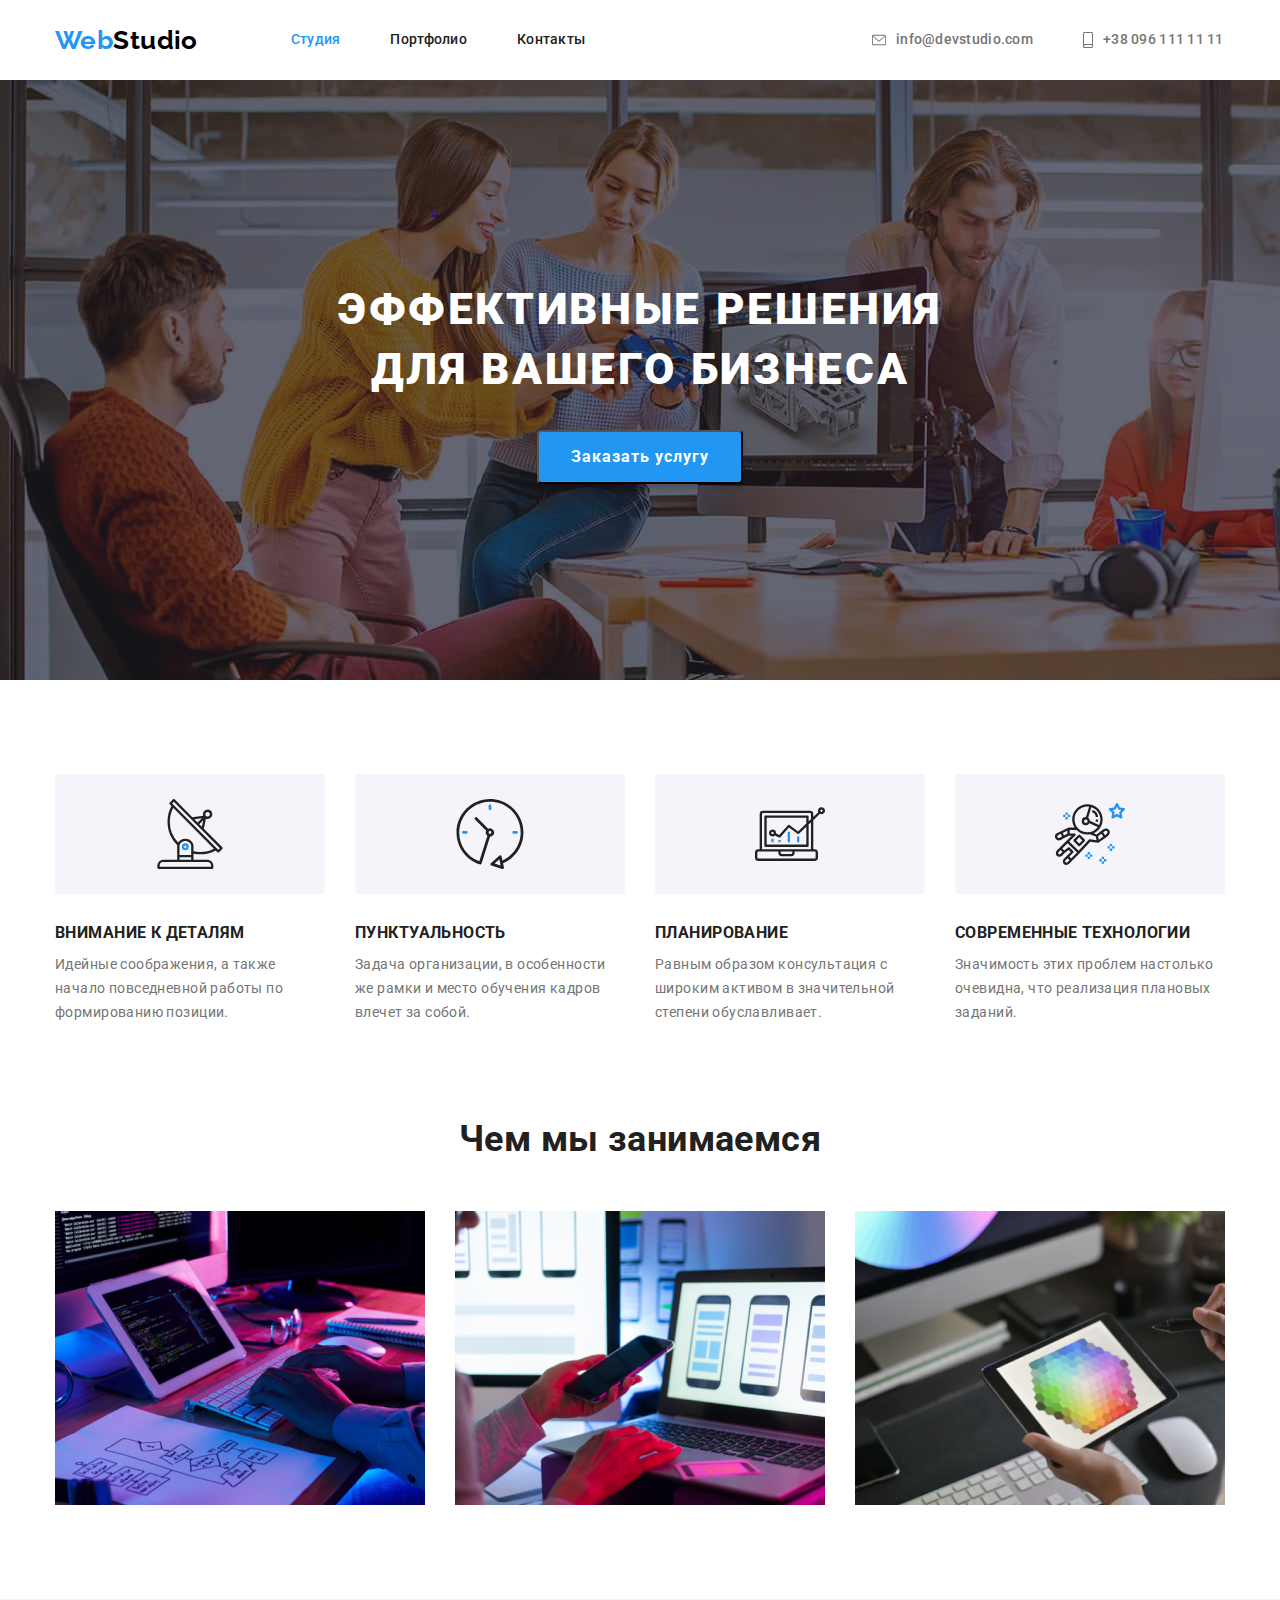
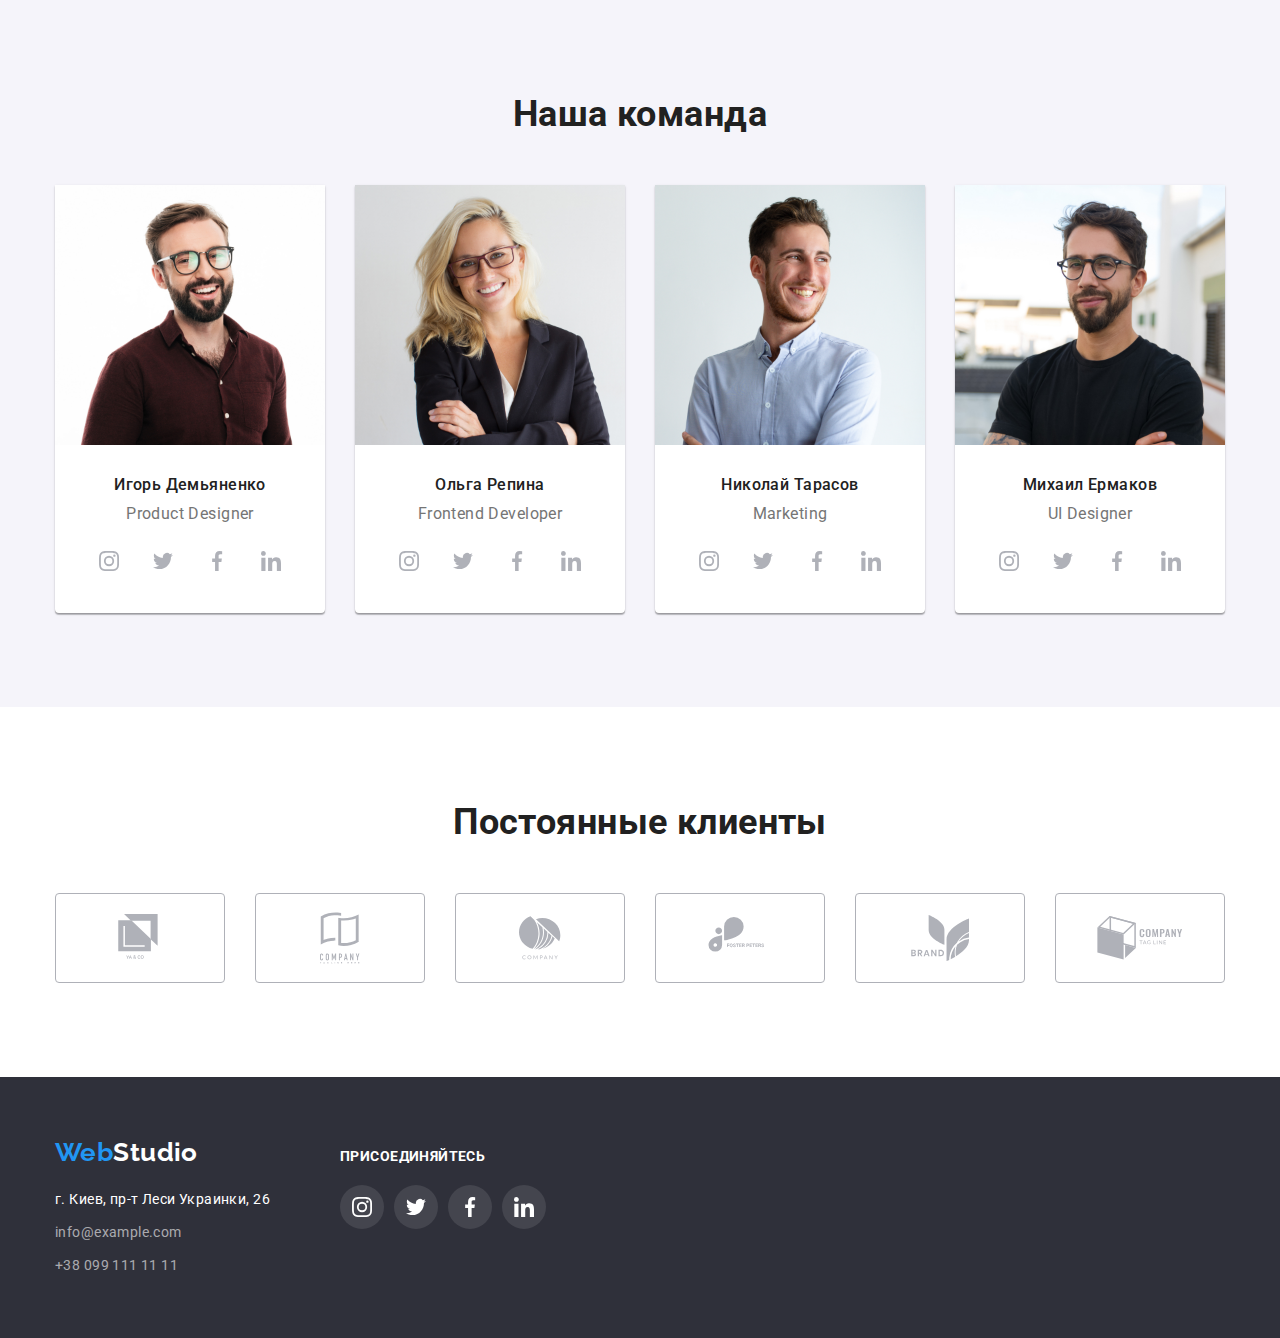
<file: index.html>
<!DOCTYPE html>
<html lang="ru">

<head>
    <meta charset="UTF-8">
    <meta name="viewport" content="width=device-width, initial-scale=1.0">
    <title>Web Studio</title>
    <link rel="preconnect" href="https://fonts.gstatic.com">
    <link
        href="https://fonts.googleapis.com/css2?family=Raleway:wght@700&family=Roboto:wght@400;500;700;900&display=swap"
        rel="stylesheet">
    <link rel="stylesheet"
        href="https://cdnjs.cloudflare.com/ajax/libs/modern-normalize/1.0.0/modern-normalize.min.css" />
    <link rel="stylesheet" href="./css/styles.css">
</head>

<body>
    <!--Шапка сайта-->
    <header>
        <div class="container header">
            <nav class="main-nav">
                <a href="./index.html" class="logo">
                    <span class="logo-web">Web</span><span class="logo-studio-header">Studio</span>
                </a>
                <ul class="site-nav list">
                    <li class="item"><a href="./index.html" class="link current">Студия</a></li>
                    <li class="item"><a href="./portfolio.html" class="link">Портфолио</a></li>
                    <li class="item"><a href="" class="link">Контакты</a></li>
                </ul>
            </nav>
            <address>
                <ul class="contacts list">
                    <li class="item mail">
                        <a href="mailto:info@devstudio.com" class="contact">
                            <svg class="icon-envelope" width="16" height="12">
                                <use href="./images/svg/sprite.svg#icon-envelope"></use>
                            </svg>
                            <span>info@devstudio.com</span>
                        </a>
                    </li>
                    <li class="item tel">
                        <a href="tel:+380961111111" class="contact">
                            <svg class="icon-smartphone" width="10" height="16">
                                <use href="./images/svg/sprite.svg#icon-smartphone"></use>
                            </svg>
                            <span>+38 096 111 11 11</span>
                        </a>
                    </li>
                </ul>
            </address>
        </div>
    </header>

    <main>
        <!--Герой-->
        <section class="hero">
            <div class="overlay">
                <div class="container-header">
                    <h1 class="hero-title">Эффективные решения для вашего бизнеса</h1>
                    <button type="button" class="hero-button">Заказать услугу</button>
                </div>
            </div>
        </section>


        <!--Подразумевается заголовок h2 Преимущества-->
        <section class="section-features">
            <div class="container">
                <h2 class="visually-hidden section-title">Преимущества</h2>
                <ul class="feature-list list">
                    <li class="item">
                        <div class="icons-features">
                            <svg class="icon-feature" width="70" height="70">
                                <use href="./images/svg/sprite.svg#icon-antenna"></use>
                            </svg>
                        </div>
                        <h3 class="title">Внимание к деталям</h3>
                        <p>
                            Идейные соображения, а также начало повседневной работы по формированию позиции.
                        </p>
                    </li>
                    <li class="item">
                        <div class="icons-features">
                            <svg class="icon-feature" width="70" height="70">
                                <use href="./images/svg/sprite.svg#icon-clock"></use>
                            </svg>
                        </div>
                        <h3 class="title">Пунктуальность</h3>
                        <p>
                            Задача организации, в особенности же рамки и место обучения кадров влечет за собой.
                        </p>
                    </li>
                    <li class="item">
                        <div class="icons-features">
                            <svg class="icon-feature" width="70" height="70">
                                <use href="./images/svg/sprite.svg#icon-diagram"></use>
                            </svg>
                        </div>
                        <h3 class="title">Планирование</h3>
                        <p>
                            Равным образом консультация с широким активом в значительной степени обуславливает.
                        </p>
                    </li>
                    <li class="item">
                        <div class="icons-features">
                            <svg class="icon-feature" width="70" height="70">
                                <use href="./images/svg/sprite.svg#icon-astronaut"></use>
                            </svg>
                        </div>
                        <h3 class="title">Современные технологии</h3>
                        <p>
                            Значимость этих проблем настолько очевидна, что реализация плановых заданий.
                        </p>
                    </li>
                </ul>
            </div>
        </section>

        <!--Чем занимаемся-->
        <section class="section-work">
            <div class="container">
                <h2 class="section-title">Чем мы занимаемся</h2>
                <ul class="work-list list">
                    <li class="item">
                        <img src="./images/img1.jpg" alt="Macbook и клавиатура на столе" width="370" />
                    </li>
                    <li class="item">
                        <img src="./images/img2.jpg" alt="Смартфон и ноутбук" width="370" />
                    </li>
                    <li class="item">
                        <img src="./images/img3.jpg" alt="Выбор цвета на дисплее в Macbook" width="370" />
                    </li>
                </ul>
            </div>
        </section>

        <!--Команда-->
        <section class="section-team">
            <div class="container">
                <h2 class="section-title">Наша команда</h2>
                <ul class="team-list list">
                    <li class="item">
                        <img src="./images/photo1.jpg" alt="Фото дизайнера продукта" width="270" />
                        <h3 class="title">Игорь Демьяненко</h3>
                        <p>Product Designer</p>
                        <ul class="icon-list list">
                            <li class="item">
                                <a href="#" class="icon-link">
                                    <svg class="icon-network">
                                        <use href="./images/svg/sprite.svg#icon-instagram"></use>
                                    </svg>
                                </a>
                            </li>
                            <li class="item">
                                <a href="#" class="icon-link">
                                    <svg class="icon-network">
                                        <use href="./images/svg/sprite.svg#icon-twitter"></use>
                                    </svg>
                                </a>
                            </li>
                            <li class="item">
                                <a href="#" class="icon-link">
                                    <svg class="icon-network">
                                        <use href="./images/svg/sprite.svg#icon-facebook"></use>
                                    </svg>
                                </a>
                            </li>
                            <li class="item">
                                <a href="#" class="icon-link">
                                    <svg class="icon-network">
                                        <use href="./images/svg/sprite.svg#icon-linkedin"></use>
                                    </svg>
                                </a>
                            </li>
                        </ul>
                    </li>
                    <li class="item">
                        <img src="./images/photo2.jpg" alt="Фото разработчика" width="270" />
                        <h3 class="title">Ольга Репина</h3>
                        <p>Frontend Developer</p>
                        <ul class="icon-list list">
                            <li class="item">
                                <a href="#" class="icon-link">
                                    <svg class="icon-network">
                                        <use href="./images/svg/sprite.svg#icon-instagram"></use>
                                    </svg>
                                </a>
                            </li>
                            <li class="item">
                                <a href="#" class="icon-link">
                                    <svg class="icon-network">
                                        <use href="./images/svg/sprite.svg#icon-twitter"></use>
                                    </svg>
                                </a>
                            </li>
                            <li class="item">
                                <a href="#" class="icon-link">
                                    <svg class="icon-network">
                                        <use href="./images/svg/sprite.svg#icon-facebook"></use>
                                    </svg>
                                </a>
                            </li>
                            <li class="item">
                                <a href="#" class="icon-link">
                                    <svg class="icon-network">
                                        <use href="./images/svg/sprite.svg#icon-linkedin"></use>
                                    </svg>
                                </a>
                            </li>
                        </ul>
                    </li>
                    <li class="item">
                        <img src="./images/photo3.jpg" alt="Фото маркетолога" width="270" />
                        <h3 class="title">Николай Тарасов</h3>
                        <p>Marketing</p>
                        <ul class="icon-list list">
                            <li class="item">
                                <a href="#" class="icon-link">
                                    <svg class="icon-network">
                                        <use href="./images/svg/sprite.svg#icon-instagram"></use>
                                    </svg>
                                </a>
                            </li>
                            <li class="item">
                                <a href="#" class="icon-link">
                                    <svg class="icon-network">
                                        <use href="./images/svg/sprite.svg#icon-twitter"></use>
                                    </svg>
                                </a>
                            </li>
                            <li class="item">
                                <a href="#" class="icon-link">
                                    <svg class="icon-network">
                                        <use href="./images/svg/sprite.svg#icon-facebook"></use>
                                    </svg>
                                </a>
                            </li>
                            <li class="item">
                                <a href="#" class="icon-link">
                                    <svg class="icon-network">
                                        <use href="./images/svg/sprite.svg#icon-linkedin"></use>
                                    </svg>
                                </a>
                            </li>
                        </ul>
                    </li>
                    <li class="item">
                        <img src="./images/photo4.jpg" alt="Фото дизайнера" width="270" />
                        <h3 class="title">Михаил Ермаков</h3>
                        <p>UI Designer</p>
                        <ul class="icon-list list">
                            <li class="item">
                                <a href="#" class="icon-link">
                                    <svg class="icon-network">
                                        <use href="./images/svg/sprite.svg#icon-instagram"></use>
                                    </svg>
                                </a>
                            </li>
                            <li class="item">
                                <a href="#" class="icon-link">
                                    <svg class="icon-network">
                                        <use href="./images/svg/sprite.svg#icon-twitter"></use>
                                    </svg>
                                </a>
                            </li>
                            <li class="item">
                                <a href="#" class="icon-link">
                                    <svg class="icon-network">
                                        <use href="./images/svg/sprite.svg#icon-facebook"></use>
                                    </svg>
                                </a>
                            </li>
                            <li class="item">
                                <a href="#" class="icon-link">
                                    <svg class="icon-network">
                                        <use href="./images/svg/sprite.svg#icon-linkedin"></use>
                                    </svg>
                                </a>
                            </li>
                        </ul>
                    </li>
                </ul>
            </div>
        </section>

        <!-- Постоянные клиенты -->

        <section class="section-clients">
            <div class="container">
                <h2 class="section-title">Постоянные клиенты</h2>
                <ul class="clients-list list">
                    <li class="item">
                        <a href="#" class="client-link">
                            <svg class="client-logo" width="44" height="48">
                                <use href="./images/svg/sprite.svg#icon-logo-1"></use>
                            </svg>
                        </a>
                    </li>
                    <li class="item">
                        <a href="#" class="client-link">
                            <svg class="client-logo" width="40" height="52">
                                <use href="./images/svg/sprite.svg#icon-logo-2"></use>
                            </svg>
                        </a>
                    </li>
                    <li class="item">
                        <a href="#" class="client-link">
                            <svg class="client-logo" width="42" height="44">
                                <use href="./images/svg/sprite.svg#icon-logo-3"></use>
                            </svg>
                        </a>
                    </li>
                    <li class="item">
                        <a href="#" class="client-link">
                            <svg class="client-logo" width="80" height="42">
                                <use href="./images/svg/sprite.svg#icon-logo-4"></use>
                            </svg>
                        </a>
                    </li>
                    <li class="item">
                        <a href="#" class="client-link">
                            <svg class="client-logo" width="58" height="46">
                                <use href="./images/svg/sprite.svg#icon-logo-5"></use>
                            </svg>
                        </a>
                    </li>
                    <li class="item">
                        <a href="#" class="client-link">
                            <svg class="client-logo" width="88" height="44">
                                <use href="./images/svg/sprite.svg#icon-logo-6"></use>
                            </svg>
                        </a>
                    </li>

                </ul>
            </div>
        </section>
    </main>

    <!--Футер-->
    <footer>
        <div class="container footer">
            <div class="address-footer">
                <a href="/" class="logo">
                    <span class="logo-web">Web</span><span class="logo-studio-footer">Studio</span>
                </a>
                <address class="address">г. Киев, пр-т Леси Украинки, 26</address>
                <address>
                    <ul class="contacts-footer list">
                        <li class="item"><a href="mailto:info@example.com" class="contact-footer">info@example.com</a>
                        </li>
                        <li class="item"><a href="tel:+380991111111" class="contact-footer">+38 099 111 11 11</a></li>
                    </ul>
                </address>
            </div>

            <div class="accost">
                <p>Присоединяйтесь</p>
                <ul class="network-list-company list">
                    <li class="item">
                        <a href="#" class="network-link-company">
                            <svg class="icon-network-company">
                                <use href="./images/svg/sprite.svg#icon-instagram"></use>
                            </svg>
                        </a>
                    </li>
                    <li class="item">
                        <a href="#" class="network-link-company">
                            <svg class="icon-network-company">
                                <use href="./images/svg/sprite.svg#icon-twitter"></use>
                            </svg>
                        </a>
                    </li>
                    <li class="item">
                        <a href="#" class="network-link-company">
                            <svg class="icon-network-company">
                                <use href="./images/svg/sprite.svg#icon-facebook"></use>
                            </svg>
                        </a>
                    </li>
                    <li class="item">
                        <a href="#" class="network-link-company">
                            <svg class="icon-network-company">
                                <use href="./images/svg/sprite.svg#icon-linkedin"></use>
                            </svg>
                        </a>
                    </li>
                </ul>
            </div>
        </div>
    </footer>

</body>

</html>
</file>
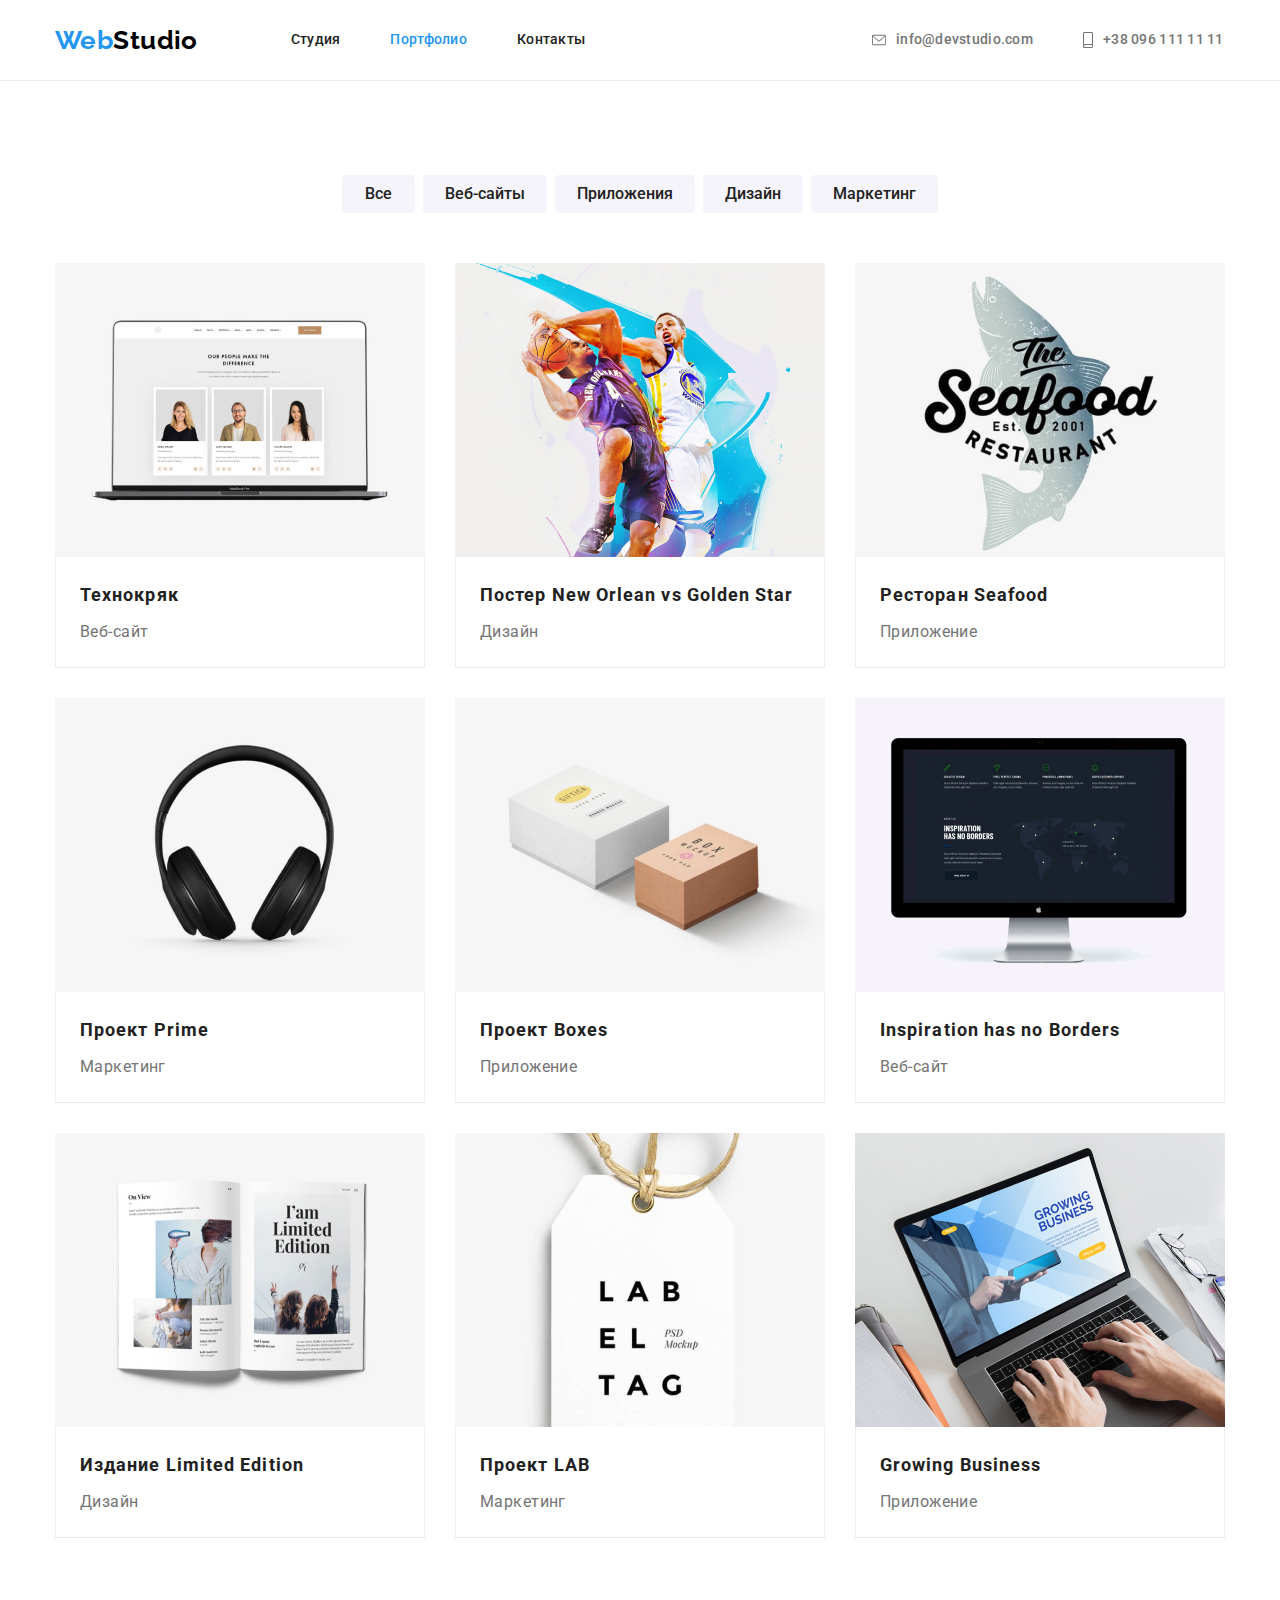
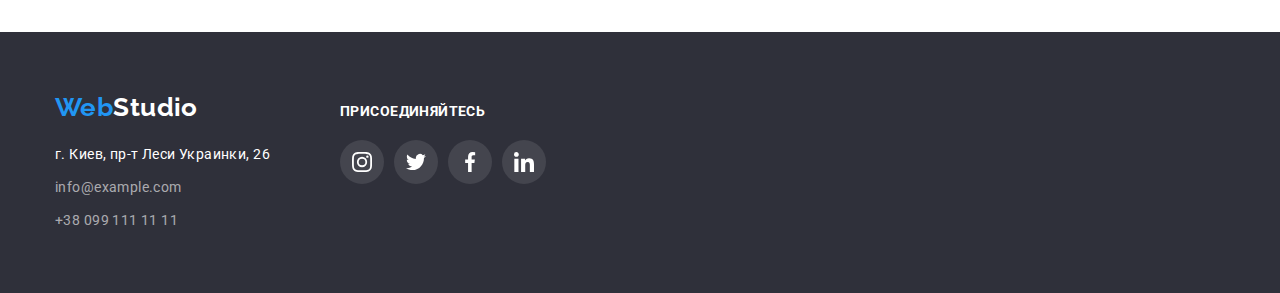
<file: portfolio.html>
<!DOCTYPE html>
<html lang="ru">

<head>
    <meta charset="UTF-8">
    <meta name="viewport" content="width=device-width, initial-scale=1.0">
    <title>Web Studio</title>
    <link rel="preconnect" href="https://fonts.gstatic.com">
    <link
        href="https://fonts.googleapis.com/css2?family=Raleway:wght@700&family=Roboto:wght@400;500;700;900&display=swap"
        rel="stylesheet">
    <link rel="stylesheet"
        href="https://cdnjs.cloudflare.com/ajax/libs/modern-normalize/1.0.0/modern-normalize.min.css" />
    <link rel="stylesheet" href="./css/styles.css">
</head>

<body>
    <!--Шапка сайта-->
    <header class="border-header">
        <div class="container header">
            <nav class="main-nav">
                <a href="./index.html" class="logo">
                    <span class="logo-web">Web</span><span class="logo-studio-header">Studio</span>
                </a>
                <ul class="site-nav list">
                    <li class="item"><a href="./index.html" class="link">Студия</a></li>
                    <li class="item"><a href="./portfolio.html" class="link current">Портфолио</a></li>
                    <li class="item"><a href="" class="link">Контакты</a></li>
                </ul>
            </nav>
            <address>
                <ul class="contacts list">
                    <li class="item mail">
                        <a href="mailto:info@devstudio.com" class="contact">
                            <svg class="icon-envelope" width="16" height="12">
                                <use href="./images/svg/sprite.svg#icon-envelope"></use>
                            </svg>
                            <span>info@devstudio.com</span>
                        </a>
                    </li>
                    <li class="item tel">
                        <a href="tel:+380961111111" class="contact">
                            <svg class="icon-smartphone" width="10" height="16">
                                <use href="./images/svg/sprite.svg#icon-smartphone"></use>
                            </svg>
                            <span>+38 096 111 11 11</span>
                        </a>
                    </li>
                </ul>
            </address>
        </div>
    </header>

    <main>
        <section class="section-projects">
            <h1 class="hero-title visually-hidden">Портфолио</h1>
            <div class="container projects">
                <h2 class="visually-hidden section-title">Наши проекты</h2>
                <ul class="project-button-list list">
                    <li class="item"><button type="button" class="project-button">Все</button></li>
                    <li class="item"><button type="button" class="project-button">Веб-сайты</button></li>
                    <li class="item"><button type="button" class="project-button">Приложения</button></li>
                    <li class="item"><button type="button" class="project-button">Дизайн</button></li>
                    <li class="item"><button type="button" class="project-button">Маркетинг</button></li>
                </ul>
                <ul class="project-list list">
                    <li class="project">
                        <a href="#">
                            <img src="./images/portfolio/website-1.jpg"
                                alt="Ноутбук с открытой страницой сайта с карточками сотрудников" width="370">
                            <div class="card-content">
                                <h3 class="title">Технокряк</h3>
                                <p>Веб-сайт</p>
                            </div>
                        </a>
                    </li>
                    <li class="project">
                        <a href="#">
                            <img src="./images/portfolio/design-1.jpg"
                                alt="Двое мужчин, играющих в баскетбол за разные команды, борятся за мяч" width="370">
                            <div class="card-content">
                                <h3 class="title">Постер New Orlean vs Golden Star</h3>
                                <p>Дизайн</p>
                            </div>
                        </a>
                    </li>
                    <li class="project">
                        <a href="#">
                            <img src="./images/portfolio/application-1.jpg" alt="Полупрозрачная рыба на фоне надписи"
                                width="370">
                            <div class="card-content">
                                <h3 class="title">Ресторан Seafood</h3>
                                <p>Приложение</p>
                            </div>
                        </a>
                    </li>
                    <li class="project">
                        <a href="#">
                            <img src="./images/portfolio/marketing-1.jpg" alt="Большие наушники" width="370">
                            <div class="card-content">
                                <h3 class="title">Проект Prime</h3>
                                <p>Маркетинг</p>
                            </div>
                        </a>
                    </li>
                    <li class="project">
                        <a href="#">
                            <img src="./images/portfolio/application-2.jpg" alt="Две коробки - большая и маленькая"
                                width="370">
                            <div class="card-content">
                                <h3 class="title">Проект Boxes</h3>
                                <p>Приложение</p>
                            </div>
                        </a>
                    </li>
                    <li class="project">
                        <a href="#">
                            <img src="./images/portfolio/website-2.jpg"
                                alt="Компьютер с открытой страницой сайта с изображением карты" width="370">
                            <div class="card-content">
                                <h3 class="title">Inspiration has no Borders</h3>
                                <p>Веб-сайт</p>
                            </div>
                        </a>
                    </li>
                    <li class="project">
                        <a href="#">
                            <img src="./images/portfolio/design-2.jpg"
                                alt="Открытая книга с изображениями женщин надписью ограниченный выпуск" width="370">
                            <div class="card-content">
                                <h3 class="title">Издание Limited Edition</h3>
                                <p>Дизайн</p>
                            </div>
                        </a>
                    </li>
                    <li class="project">
                        <a href="#">
                            <img src="./images/portfolio/marketing-2.jpg" alt="Бирка з надписью Lab el tag в PSD макете"
                                width="370">
                            <div class="card-content">
                                <h3 class="title">Проект LAB</h3>
                                <p>Маркетинг</p>
                            </div>
                        </a>
                    </li>
                    <li class="project">
                        <a href="#">
                            <img src="./images/portfolio/application-3.jpg"
                                alt="Мужские руки нажимают на кнопки клавиатуры в нотбуке, в котором открыта страница с изображением мужчины с телефоном"
                                width="370">
                            <div class="card-content">
                                <h3 class="title">Growing Business</h3>
                                <p>Приложение</p>
                            </div>
                        </a>
                    </li>
                </ul>
            </div>
        </section>
    </main>

    <!--Футер-->
    <footer>
        <div class="container footer">
            <div class="address-footer">
                <a href="/" class="logo">
                    <span class="logo-web">Web</span><span class="logo-studio-footer">Studio</span>
                </a>
                <address class="address">г. Киев, пр-т Леси Украинки, 26</address>
                <address>
                    <ul class="contacts-footer list">
                        <li class="item"><a href="mailto:info@example.com" class="contact-footer">info@example.com</a>
                        </li>
                        <li class="item"><a href="tel:+380991111111" class="contact-footer">+38 099 111 11 11</a></li>
                    </ul>
                </address>
            </div>

            <div class="accost">
                <p>Присоединяйтесь</p>
                <ul class="network-list-company list">
                    <li class="item">
                        <a href="#" class="network-link-company">
                            <svg class="icon-network-company">
                                <use href="./images/svg/sprite.svg#icon-instagram"></use>
                            </svg>
                        </a>
                    </li>
                    <li class="item">
                        <a href="#" class="network-link-company">
                            <svg class="icon-network-company">
                                <use href="./images/svg/sprite.svg#icon-twitter"></use>
                            </svg>
                        </a>
                    </li>
                    <li class="item">
                        <a href="#" class="network-link-company">
                            <svg class="icon-network-company">
                                <use href="./images/svg/sprite.svg#icon-facebook"></use>
                            </svg>
                        </a>
                    </li>
                    <li class="item">
                        <a href="#" class="network-link-company">
                            <svg class="icon-network-company">
                                <use href="./images/svg/sprite.svg#icon-linkedin"></use>
                            </svg>
                        </a>
                    </li>
                </ul>

            </div>
        </div>
    </footer>

</body>
</html>
</file>
<file: css/styles.css>
/*цвет основного текста - заголовков #212121*/
/*цвет вторичного текста - параграфов и контактов #757575*/
/*цвет контактов в футере rgba(255, 255, 255, 0.6)*/
/*цвет-акцент - при ховере и цвет лого #2196F3 #000000*/
/*цвет фона основной #FFFFFF*/
/*цвет фона вторичный #F5F4FA*/
/*цвет фона футера #2F303A*/
/*цвет фона секции з заголовком h1 #2F303A*/

:root {
  --primary-text-color: #757575;
  --title-text-color: #212121;
  --accent-color: #2196f3;
  --primary-white-color: #ffffff;
  --black-color: #000000;
  --text-footer: rgba(255, 255, 255, 0.6);
  --secondary-bg-color: #f5f4fa;
  --primary-fill-color: #afb1b8;
  --footer-bg-color: #2f303a;
  --network-bg-color: rgba(255, 255, 255, 0.1);
  --main-font: roboto, sans-serif;
  --secondary-font: raleway, sans-serif;
  --main-font-size: 14px;
  --logo-font-size: 26px;
  --hero-font-size: 44px;
  --button-team-project-font-size: 16px;
  --htitle-font-size: 36px;
  --title-project-font-size: 18px;
  --primary-font-weight: 400;
  --secondary-font-weight: 500;
  --title-font-weight: 700;
  --hero-title-font-weight: 900;
  --border-project-color: #eeeeee;
}

body {
  background-color: var(--primary-white-color);
  color: var(--primary-text-color);

  font-family: var(--main-font);
  font-size: var(--main-font-size);
  line-height: 1.71;
  letter-spacing: 0.03em;
}

.list {
  padding: 0;
  margin: 0;

  list-style: none;
  font-style: normal;
}

.container {
  margin-left: auto;
  margin-right: auto;
  padding-left: 15px;
  padding-right: 15px;

  width: 1200px;
  
}

/* Site nav */

.border-header {
  border-bottom: 1px solid #ececec;
}

.logo-web {
  color: var(--accent-color);
}

.logo-studio-header {
  color: var(--black-color);
}

.logo {
  text-decoration: none;

  font-family: var(--secondary-font);
  font-weight: var(--title-font-weight);
  font-size: var(--logo-font-size);
  line-height: 1.19;
}

.container.header {
  display: flex;
  align-items: center;
}

.main-nav {
  display: flex;
  align-items: center;
}

.site-nav {
  display: flex;
  margin-left: 93px;
}

.site-nav .item + .item {
  margin-left: 50px;
}

.contacts {
  display: flex;
}

.contacts .item + .item {
  margin-left: 50px;
}

.header address {
  margin-left: auto;
}

.site-nav .link,
.contacts .contact {
  display: block;
  padding-top: 32px;
  padding-bottom: 32px;

  text-decoration: none;

  font-weight: var(--secondary-font-weight);
  line-height: 1.14;
  letter-spacing: 0.02em;
}

.site-nav .link.current {
  color: var(--accent-color);
  text-decoration: none;
}

.site-nav .link {
  color: var(--title-text-color);
}

.contacts .item.mail {
  width: 161px;
}

.contacts .item.tel {
  width: 142px;
}

.contacts .contact {
  display: flex;
  align-items: center;
  border: none;
  width: 100%;

  color: var(--primary-text-color);
}

.icon-envelope {
  margin-right: 10px;
  width: 16px;
  height: 12px;
  fill: currentColor;
}

.site-nav .link:hover,
.site-nav .link:focus,
.contacts .contact:hover,
.contacts .contact:focus {
  color: var(--accent-color);
}

.icon-smartphone {
  margin-right: 10px;
  width: 10px;
  height: 16px;
  fill: currentColor;
}

/* Hero */

/* временно с фоном для наглядности */

.hero {
  padding-top: 0;
  padding-bottom: 0;
  text-align: center;
}

.overlay {
  margin-left: auto;
  margin-right: auto;
  max-width: 1600px;
  height: 600px;
  background-image: linear-gradient(
      to right,
      rgba(47, 48, 58, 0.4),
      rgba(47, 48, 58, 0.4)
    ),
    url('../images/hero.jpg');
  background-size: cover;
  background-repeat: no-repeat;
  background-color: #2f303a;
}

.container-header {
  margin-left: auto;
  margin-right: auto;
  padding-top: 200px;
  width: 696px;
}

.hero-title {
  margin-top: 0;
  margin-bottom: 30px;

  color: var(--primary-white-color);

  font-weight: var(--hero-title-font-weight);
  font-size: var(--hero-font-size);
  line-height: 1.36;
  letter-spacing: 0.06em;
  text-transform: uppercase;
}

/* Hero Button */

.hero-button {
  display: inline-block;
  padding: 10px 32px;

  min-width: 200px;
  min-height: 50px;

  color: var(--primary-white-color);
  background-color: var(--accent-color);

  font-family: inherit;
  font-weight: var(--title-font-weight);
  font-size: var(--button-team-project-font-size);
  line-height: 1.87;
  letter-spacing: 0.06em;
  text-align: center;
  cursor: pointer;

  border-radius: 4px;
  box-shadow: 0px 4px 4px rgba(0, 0, 0, 0.15);
}

/* Sections */

section {
  padding-top: 94px;
  padding-bottom: 94px;
}

/* Section features */

.visually-hidden {
  position: absolute;
  clip: rect(0 0 0 0);
  width: 1px;
  height: 1px;
  margin: -1px;
}

.feature-list {
  display: flex;
  justify-content: space-between;
}

.feature-list .item {
  width: calc((100% - 90px) / 4);
  margin-right: 30px;
}

.feature-list .item:nth-child(4) {
  margin-right: 0;
}

.title {
  color: var(--title-text-color);
}

.feature-list .title {
  margin-top: 0;
  margin-bottom: 10px;

  font-weight: var(--title-font-weight);
  line-height: 1.14;
  text-transform: uppercase;
}

.feature-list p,
.team-list p {
  margin-top: 0;
  margin-bottom: 0px;

  font-weight: var(--primary-font-weight);
}

.icons-features {
  display: flex;
  justify-content: center;
  align-items: center;
  margin-bottom: 30px;

  height: 120px;

  border-radius: 4px;
  background-color: var(--secondary-bg-color);
}

/* Section works */

.section-work {
  padding-top: 0px;
}

.section-title {
  margin-top: 0;
  margin-bottom: 50px;

  color: var(--title-text-color);

  font-weight: var(--title-font-weight);
  font-size: var(--htitle-font-size);
  line-height: 1.17;
  text-align: center;
}

.work-list {
  display: flex;
  flex-wrap: wrap;
  justify-content: space-between;
}

.work-list .item {
  width: calc((100% - 60px) / 3);
  margin-right: 30px;
}

.work-list .item:nth-child(3n) {
  margin-right: 0;
}

/* Section team */

.section-team {
  background-color: var(--secondary-bg-color);
}

.team-list {
  display: flex;
  flex-wrap: wrap;
  justify-content: space-between;
}

.team-list > .item {
  width: calc((100% - 90px) / 4);
  margin-right: 30px;
  padding-bottom: 30px;

  background: var(--primary-white-color);

  text-align: center;

  border-radius: 0px 0px 4px 4px;
  box-shadow: 0px 1px 3px rgba(0, 0, 0, 0.12), 0px 1px 1px rgba(0, 0, 0, 0.14),
    0px 2px 1px rgba(0, 0, 0, 0.2);
}

.team-list .item:nth-child(4n) {
  margin-right: 0;
}

.team-list img {
  display: block;
  margin-bottom: 30px;
}

.team-list .title {
  margin-top: 0;
  margin-bottom: 10px;

  font-weight: var(--secondary-font-weight);
}

.team-list .title,
.team-list p {
  font-size: var(--button-team-project-font-size);
  line-height: 1.19;
}

.icon-list {
  display: flex;
  margin-top: 16px;
  padding-left: 32px;
  padding-right: 32px;
  justify-content: space-between;
}

.icon-list > .item {
  width: 44px;
  height: 44px;
}

.icon-list > .item:not(:last-child) {
  margin-right: 10px;
}

.icon-link {
  display: flex;
  justify-content: center;
  align-items: center;
  width: 100%;
  height: 100%;

  border-radius: 50%;
  color: var(--primary-fill-color);
}

.icon-link:hover,
.icon-link:focus {
  color: var(--primary-white-color);
  background-color: var(--accent-color);
}

.icon-network {
  width: 20px;
  height: 20px;
  fill: currentColor;
}

/* Clients */

.clients-list {
  display: flex;
  margin: 0;
  /* justify-content: space-between; */
}

.clients-list > .item {
  width: 170px;
  height: 90px;
}

.clients-list > .item:not(:last-child) {
  margin-right: 30px;
}

.client-link {
  display: flex;
  justify-content: center;
  align-items: center;
  width: 100%;
  height: 100%;

  color: var(--primary-fill-color);
  border-radius: 4px;
  border: 1px solid var(--primary-fill-color);
}

.client-link:hover,
.client-link:focus {
  color: var(--accent-color);
  border: 1px solid var(--accent-color);
  filter: drop-shadow(0px 4px 4px rgba(0, 0, 0, 0.25));
}

.client-logo {
  fill: currentColor;
}

/* Footer */

footer {
  padding-top: 60px;
  padding-bottom: 60px;

  background-color: var(--footer-bg-color);
}

.container.footer {
  display: flex;
  align-items: baseline;
  justify-content: flex-start;
}

.address-footer > .logo {
  display: block;
  margin-bottom: 20px;
}

.logo-studio-footer {
  color: var(--primary-white-color);
}

.contacts-footer > .item:not(:last-child) {
  margin-bottom: 9px;
}

.address-footer > .address {
  margin-bottom: 9px;

  color: var(--primary-white-color);
  text-decoration: none;

  font-weight: var(--primary-font-weight);
  font-style: normal;
}

.contacts-footer .contact-footer {
  color: var(--text-footer);
  text-decoration: none;

  font-weight: var(--primary-font-weight);
}

.accost {
  margin-left: 70px;

  width: 206px;
  height: 80px;
}

.accost > p {
  margin-top: 0;
  margin-bottom: 20px;

  font-weight: 700;
  line-height: 1.14;
  text-transform: uppercase;
  color: var(--primary-white-color);
}

.network-list-company {
  display: flex;
  justify-content: space-between;
}

.network-list-company .item {
  width: 44px;
  height: 44px;
}

.network-list-company .item:not(:last-child) {
  margin-right: 10px;
}

.network-link-company {
  display: flex;
  justify-content: center;
  align-items: center;
  width: 100%;
  height: 100%;

  border-radius: 50%;
  color: var(--primary-white-color);
  background-color: var(--network-bg-color);
}

.network-link-company:hover,
.network-link-company:focus {
  background-color: var(--accent-color);
}

.icon-network-company {
  width: 20px;
  height: 20px;
  fill: currentColor;
}

/* Стили для portfolio.html */

.container.projects {
  margin-bottom: 0;
}

.project-button-list {
  display: flex;
  margin-bottom: 50px;
  justify-content: center;
}

.project-button-list .item + .item {
  margin-left: 8px;
}

.project-button {
  display: inline-block;
  padding: 6px 22px;
  border-radius: 4px;
  border: none;
  outline: transparent;

  min-width: 73px;
  min-height: 38px;

  color: var(--title-text-color);
  background-color: var(--secondary-bg-color);

  font-family: inherit;
  font-weight: var(--secondary-font-weight);
  font-size: var(--button-team-project-font-size);
  line-height: 1.63;
  text-align: center;
  cursor: pointer;
}

.project-button:hover,
.project-button:focus {
  color: var(--primary-white-color);
  background-color: var(--accent-color);

  box-shadow: 0px 3px 1px rgba(0, 0, 0, 0.1), 0px 1px 2px rgba(0, 0, 0, 0.08),
    0px 2px 2px rgba(0, 0, 0, 0.12);
}

.project-list {
  display: flex;
  flex-wrap: wrap;
  margin: -15px;
}

.project-list > .project {
  width: 370px;
  margin: 15px;
}

.project a {
  display: block;

  text-decoration: none;
}

.project a:hover,
.project a:focus {
  box-shadow: 0px 1px 1px rgba(0, 0, 0, 0.12), 0px 4px 4px rgba(0, 0, 0, 0.06),
    1px 4px 6px rgba(0, 0, 0, 0.16);
  outline: transparent;
}

img {
  display: block;
  max-width: 100%;
  height: auto;
}

.card-content {
  padding: 20px 24px;

  background-color: var(--primary-white-color);
  border-right: 1px solid var(--border-project-color);
  border-bottom: 1px solid var(--border-project-color);
  border-left: 1px solid var(--border-project-color);
}

.card-content .title {
  margin-top: 0;
  margin-bottom: 4px;

  font-weight: var(--title-font-weight);
  font-size: var(--title-project-font-size);
  line-height: 2;
  letter-spacing: 0.06em;
}

.card-content p {
  margin-top: 0;
  margin-bottom: 0;

  color: var(--primary-text-color);

  font-size: var(--button-team-project-font-size);
  line-height: 1.87;
  font-weight: var(--primary-font-weight);
}
</file>
